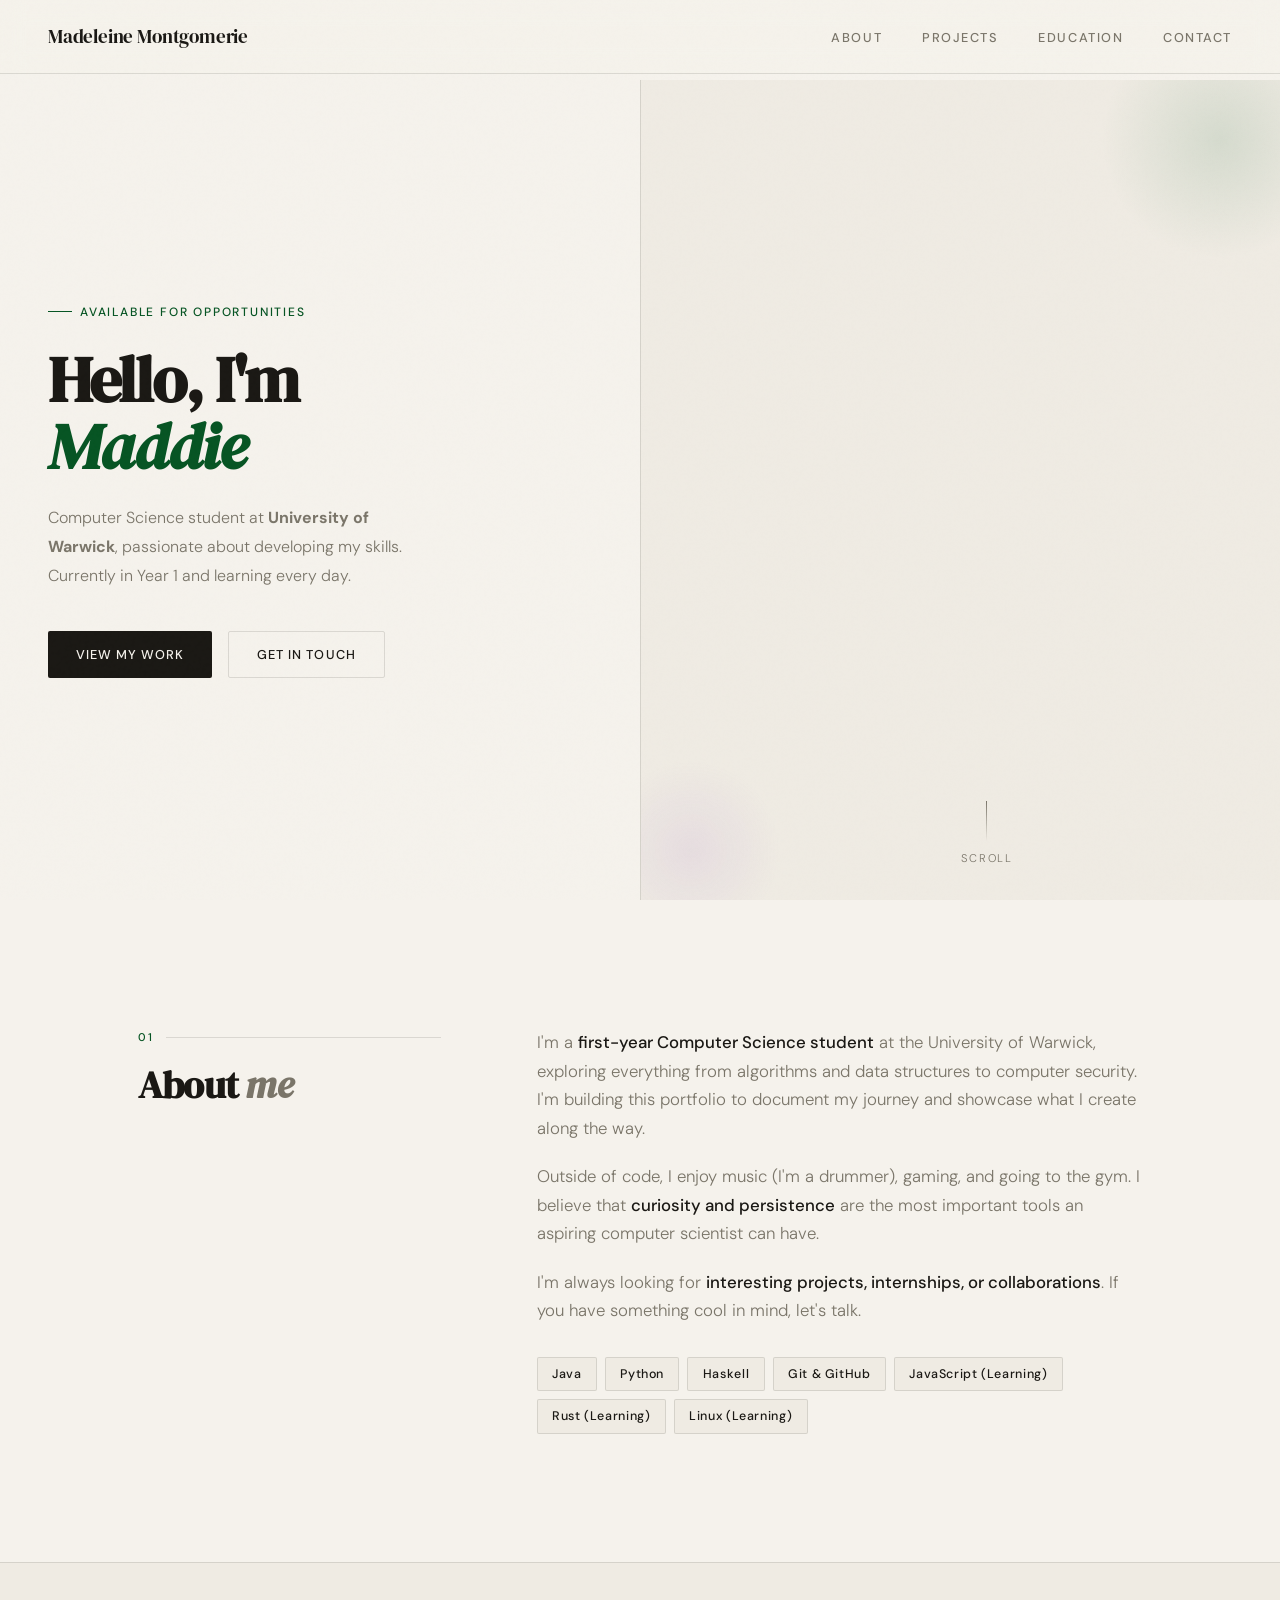
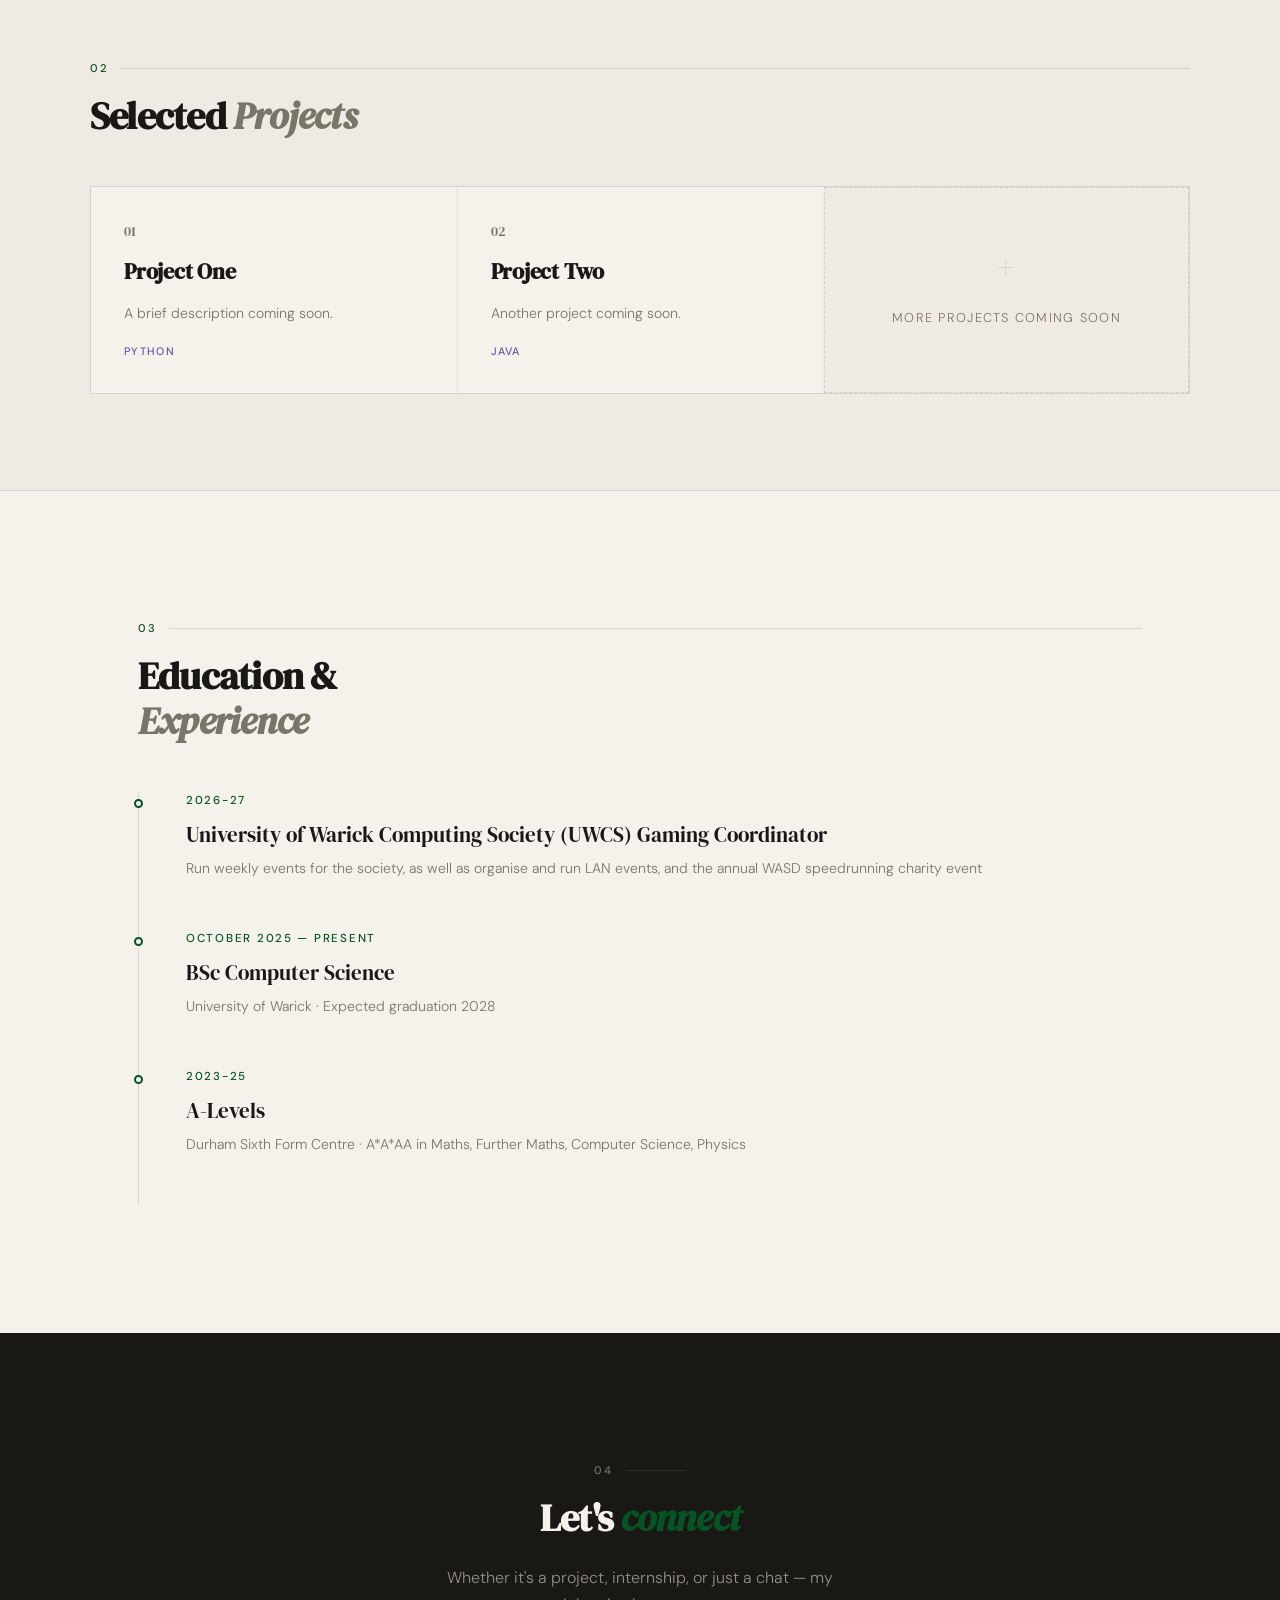
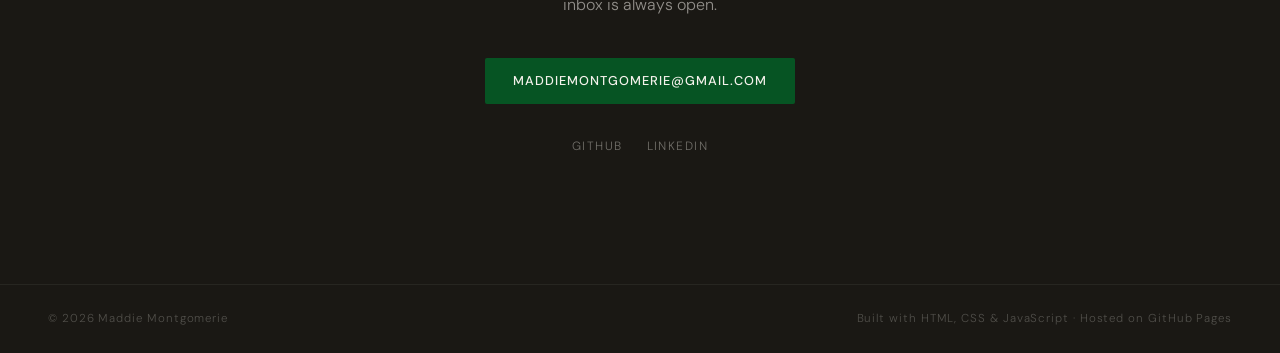
<file: index.html>
<!DOCTYPE html>
<html lang="en">
<head>
  <meta charset="UTF-8" />
  <meta name="viewport" content="width=device-width, initial-scale=1.0"/>
  <title>Maddie Montgomerie — Portfolio</title>
  <link rel="preconnect" href="https://fonts.googleapis.com">
  <link href="https://fonts.googleapis.com/css2?family=DM+Serif+Display:ital@0;1&family=DM+Sans:wght@300;400;500&display=swap" rel="stylesheet">
  <link rel="stylesheet" href="css/styles.css">
</head>
<body>

  <!-- NAV -->
  <nav>
    <a href="#hero" class="nav-logo">Madeleine Montgomerie</a>
    <ul class="nav-links">
      <li><a href="#about">About</a></li>
      <li><a href="#projects">Projects</a></li>
      <li><a href="#education">Education</a></li>
      <li><a href="#contact">Contact</a></li>
    </ul>
  </nav>

  <!-- HERO (inline — it's the first thing visitors see, keep it fast) -->
  <section id="hero">
    <div class="hero-left">
      <span class="hero-tag">Available for opportunities</span>
      <h1>Hello, I'm<br><em>Maddie</em></h1>
      <p class="hero-bio">
        Computer Science student at <strong>University of Warwick</strong>, passionate about developing my skills. Currently in Year 1 and learning every day.
      </p>
      <div class="hero-actions">
        <a href="#projects" class="btn btn-primary">View My Work</a>
        <a href="#contact" class="btn btn-secondary">Get in Touch</a>
      </div>
    </div>
    <div class="hero-right">
      <div class="scroll-hint">
        <div class="scroll-line"></div>
        Scroll
      </div>
    </div>
  </section>

  <!-- DYNAMIC SECTIONS — loaded by js/main.js -->
  <div id="load-about"></div>
  <div id="load-projects"></div>
  <div id="load-education"></div>
  <div id="load-contact"></div>

  <!-- FOOTER -->
  <footer>
    <span>© <span id="year"></span> Maddie Montgomerie</span>
    <span>Built with HTML, CSS & JavaScript · Hosted on GitHub Pages</span>
  </footer>

  <script src="js/main.js"></script>
</body>
</html>
</file>
<file: css/styles.css>
/* =====================
   RESET & BASE
===================== */
*, *::before, *::after { box-sizing: border-box; margin: 0; padding: 0; }

:root {
  --bg:      #F5F2EC;
  --ink:     #1A1814;
  --muted:   #7A7569;
  --accent:  #065423;
  --accent2: #6c52aa;
  --card:    #EFEBE3;
  --border:  rgba(26,24,20,0.12);
  --serif:   'DM Serif Display', Georgia, serif;
  --sans:    'DM Sans', system-ui, sans-serif;
}

html { scroll-behavior: smooth; }

body {
  background: var(--bg);
  color: var(--ink);
  font-family: var(--sans);
  font-weight: 300;
  line-height: 1.7;
  overflow-x: hidden;
}

/* Noise texture overlay */
body::before {
  content: '';
  position: fixed;
  inset: 0;
  background-image: url("data:image/svg+xml,%3Csvg viewBox='0 0 256 256' xmlns='http://www.w3.org/2000/svg'%3E%3Cfilter id='noise'%3E%3CfeTurbulence type='fractalNoise' baseFrequency='0.9' numOctaves='4' stitchTiles='stitch'/%3E%3C/filter%3E%3Crect width='100%25' height='100%25' filter='url(%23noise)' opacity='0.04'/%3E%3C/svg%3E");
  pointer-events: none;
  z-index: 999;
  opacity: 0.4;
}

/* =====================
   NAV
===================== */
nav {
  position: fixed;
  top: 0; left: 0; right: 0;
  z-index: 100;
  display: flex;
  justify-content: space-between;
  align-items: center;
  padding: 1.25rem 3rem;
  background: rgba(245,242,236,0.85);
  backdrop-filter: blur(12px);
  border-bottom: 1px solid var(--border);
}

.nav-logo {
  font-family: var(--serif);
  font-size: 1.2rem;
  color: var(--ink);
  text-decoration: none;
  letter-spacing: -0.01em;
}

.nav-links {
  display: flex;
  gap: 2.5rem;
  list-style: none;
}

.nav-links a {
  font-size: 0.8rem;
  font-weight: 500;
  letter-spacing: 0.12em;
  text-transform: uppercase;
  color: var(--muted);
  text-decoration: none;
  transition: color 0.2s;
  position: relative;
}

.nav-links a::after {
  content: '';
  position: absolute;
  bottom: -2px; left: 0;
  width: 0; height: 1px;
  background: var(--accent);
  transition: width 0.3s ease;
}

.nav-links a:hover { color: var(--ink); }
.nav-links a:hover::after { width: 100%; }

/* =====================
   HERO
===================== */
#hero {
  min-height: 100vh;
  display: grid;
  grid-template-columns: 1fr 1fr;
  gap: 0;
  padding-top: 80px;
}

.hero-left {
  display: flex;
  flex-direction: column;
  justify-content: center;
  padding: 5rem 3rem 5rem 3rem;
}

.hero-tag {
  display: inline-flex;
  align-items: center;
  gap: 0.5rem;
  font-size: 0.75rem;
  font-weight: 500;
  letter-spacing: 0.15em;
  text-transform: uppercase;
  color: var(--accent);
  margin-bottom: 1.5rem;
  opacity: 0;
  animation: fadeUp 0.8s 0.2s forwards;
}

.hero-tag::before {
  content: '';
  display: block;
  width: 24px; height: 1px;
  background: var(--accent);
}

h1 {
  font-family: var(--serif);
  font-size: clamp(3rem, 5vw, 5rem);
  line-height: 1.05;
  letter-spacing: -0.02em;
  color: var(--ink);
  margin-bottom: 1.5rem;
  opacity: 0;
  animation: fadeUp 0.8s 0.4s forwards;
}

h1 em { font-style: italic; color: var(--accent); }

.hero-bio {
  font-size: 1rem;
  color: var(--muted);
  max-width: 380px;
  line-height: 1.8;
  margin-bottom: 2.5rem;
  opacity: 0;
  animation: fadeUp 0.8s 0.6s forwards;
}

.hero-actions {
  display: flex;
  gap: 1rem;
  flex-wrap: wrap;
  opacity: 0;
  animation: fadeUp 0.8s 0.8s forwards;
}

.btn {
  display: inline-flex;
  align-items: center;
  gap: 0.5rem;
  padding: 0.75rem 1.75rem;
  font-family: var(--sans);
  font-size: 0.8rem;
  font-weight: 500;
  letter-spacing: 0.08em;
  text-transform: uppercase;
  text-decoration: none;
  border-radius: 2px;
  cursor: pointer;
  transition: all 0.25s ease;
  border: none;
}

.btn-primary { background: var(--ink); color: var(--bg); }
.btn-primary:hover { background: var(--accent); transform: translateY(-2px); }

.btn-secondary { background: transparent; color: var(--ink); border: 1px solid var(--border); }
.btn-secondary:hover { border-color: var(--ink); background: var(--ink); color: var(--bg); transform: translateY(-2px); }

.hero-right {
  position: relative;
  display: flex;
  align-items: center;
  justify-content: center;
  background: var(--card);
  border-left: 1px solid var(--border);
  overflow: hidden;
}

.hero-visual { position: relative; width: 260px; height: 320px; }

.hero-photo-placeholder {
  width: 100%; height: 100%;
  background: linear-gradient(135deg, #d4cfc6 0%, #bfb8ad 100%);
  display: flex;
  flex-direction: column;
  align-items: center;
  justify-content: center;
  gap: 0.75rem;
  color: var(--muted);
  font-size: 0.8rem;
  letter-spacing: 0.1em;
  text-transform: uppercase;
  border: 2px dashed var(--border);
}

.hero-photo-placeholder svg { opacity: 0.4; }

.hero-right::before {
  content: '';
  position: absolute;
  top: -60px; right: -60px;
  width: 240px; height: 240px;
  border-radius: 50%;
  background: radial-gradient(circle, rgba(23, 98, 51, 0.12) 0%, transparent 70%);
}

.hero-right::after {
  content: '';
  position: absolute;
  bottom: -40px; left: -40px;
  width: 180px; height: 180px;
  border-radius: 50%;
  background: radial-gradient(circle, rgba(156, 101, 199, 0.1) 0%, transparent 70%);
}

.scroll-hint {
  position: absolute;
  bottom: 2rem; left: 50%;
  transform: translateX(-50%);
  display: flex;
  flex-direction: column;
  align-items: center;
  gap: 0.5rem;
  font-size: 0.7rem;
  letter-spacing: 0.15em;
  text-transform: uppercase;
  color: var(--muted);
  opacity: 0;
  animation: fadeUp 1s 1.2s forwards;
}

.scroll-hint .scroll-line {
  width: 1px; height: 40px;
  background: linear-gradient(to bottom, var(--muted), transparent);
  animation: scrollPulse 2s 1.5s infinite;
}

/* =====================
   SHARED SECTION STYLES
===================== */
.section-label {
  font-size: 0.7rem;
  font-weight: 500;
  letter-spacing: 0.2em;
  text-transform: uppercase;
  color: var(--accent);
  margin-bottom: 1rem;
  display: flex;
  align-items: center;
  gap: 0.75rem;
}

.section-label::after {
  content: '';
  flex: 1;
  height: 1px;
  background: var(--border);
}

h2 {
  font-family: var(--serif);
  font-size: clamp(2rem, 3vw, 2.8rem);
  letter-spacing: -0.02em;
  line-height: 1.15;
  margin-bottom: 1.5rem;
}

h2 em { font-style: italic; color: var(--muted); }

/* =====================
   ABOUT  (sections/about.html)
===================== */
#about {
  padding: 8rem 3rem;
  max-width: 1100px;
  margin: 0 auto;
  display: grid;
  grid-template-columns: 1fr 2fr;
  gap: 6rem;
  align-items: start;
}

.about-sticky { position: sticky; top: 120px; }

.about-text p { color: var(--muted); margin-bottom: 1.25rem; font-size: 1.05rem; }
.about-text p strong { color: var(--ink); font-weight: 500; }

.skills-grid { display: flex; flex-wrap: wrap; gap: 0.5rem; margin-top: 2rem; }

.skill-tag {
  padding: 0.35rem 0.9rem;
  background: var(--card);
  border: 1px solid var(--border);
  border-radius: 2px;
  font-size: 0.78rem;
  font-weight: 500;
  color: var(--ink);
  letter-spacing: 0.05em;
  transition: all 0.2s;
}

.skill-tag:hover { background: var(--ink); color: var(--bg); border-color: var(--ink); }

/* =====================
   PROJECTS  (sections/projects.html)
===================== */
#projects {
  padding: 6rem 3rem;
  background: var(--card);
  border-top: 1px solid var(--border);
  border-bottom: 1px solid var(--border);
}

.projects-header { max-width: 1100px; margin: 0 auto 3rem; }

.projects-grid {
  max-width: 1100px;
  margin: 0 auto;
  display: grid;
  grid-template-columns: repeat(auto-fill, minmax(300px, 1fr));
  gap: 1.5px;
  border: 1.5px solid var(--border);
}

.project-card {
  background: var(--bg);
  padding: 2rem;
  text-decoration: none;
  color: inherit;
  display: flex;
  flex-direction: column;
  gap: 1rem;
  transition: background 0.3s;
  position: relative;
  overflow: hidden;
  border: 1.5px solid transparent;
}

.project-card::before {
  content: '';
  position: absolute;
  inset: 0;
  background: linear-gradient(135deg, rgba(177, 149, 184, 0.05), transparent);
  opacity: 0;
  transition: opacity 0.3s;
}

.project-card:hover { background: var(--card); border-color: var(--border); }
.project-card:hover::before { opacity: 1; }

.project-num { font-family: var(--serif); font-size: 0.85rem; color: var(--muted); }

.project-title {
  font-family: var(--serif);
  font-size: 1.4rem;
  letter-spacing: -0.01em;
  line-height: 1.2;
  color: var(--ink);
}

.project-desc { font-size: 0.88rem; color: var(--muted); line-height: 1.7; flex: 1; }

.project-tags { display: flex; gap: 0.4rem; flex-wrap: wrap; }

.project-tag {
  font-size: 0.68rem;
  letter-spacing: 0.12em;
  text-transform: uppercase;
  font-weight: 500;
  color: var(--accent2);
}

.project-arrow {
  position: absolute;
  top: 2rem; right: 2rem;
  width: 28px; height: 28px;
  opacity: 0;
  transform: translateX(-8px);
  transition: all 0.3s;
}

.project-card:hover .project-arrow { opacity: 1; transform: translateX(0); }

.project-card.add-card {
  background: transparent;
  border: 1.5px dashed var(--border);
  align-items: center;
  justify-content: center;
  text-align: center;
  color: var(--muted);
  font-size: 0.8rem;
  letter-spacing: 0.1em;
  text-transform: uppercase;
  min-height: 200px;
  cursor: default;
}

.project-card.add-card .plus {
  font-family: var(--serif);
  font-size: 2rem;
  line-height: 1;
  color: var(--border);
  display: block;
  margin-bottom: 0.5rem;
}

/* =====================
   EDUCATION  (sections/education.html)
===================== */
#education { padding: 8rem 3rem; max-width: 1100px; margin: 0 auto; }

.timeline { margin-top: 3rem; position: relative; }

.timeline::before {
  content: '';
  position: absolute;
  left: 0; top: 0; bottom: 0;
  width: 1px;
  background: var(--border);
}

.timeline-item { padding: 0 0 3rem 3rem; position: relative; }

.timeline-item::before {
  content: '';
  position: absolute;
  left: -4px; top: 8px;
  width: 9px; height: 9px;
  background: var(--bg);
  border: 2px solid var(--accent);
  border-radius: 50%;
}

.timeline-date { font-size: 0.72rem; letter-spacing: 0.15em; text-transform: uppercase; color: var(--accent); font-weight: 500; margin-bottom: 0.4rem; }
.timeline-title { font-family: var(--serif); font-size: 1.3rem; margin-bottom: 0.3rem; }
.timeline-sub { font-size: 0.88rem; color: var(--muted); }

/* =====================
   CONTACT  (sections/contact.html)
===================== */
#contact {
  padding: 8rem 3rem;
  text-align: center;
  background: var(--ink);
  color: var(--bg);
}

#contact .section-label { justify-content: center; color: rgba(245,242,236,0.4); }
#contact .section-label::after { background: rgba(245,242,236,0.1); max-width: 60px; }
#contact h2 { color: var(--bg); }

.contact-sub { font-size: 1rem; color: rgba(245,242,236,0.55); max-width: 400px; margin: 0 auto 2.5rem; }

#contact .btn-primary { background: var(--accent); color: var(--bg); }
#contact .btn-primary:hover { background: var(--bg); color: var(--ink); }

.social-links { display: flex; justify-content: center; gap: 1.5rem; margin-top: 2rem; }

.social-links a {
  font-size: 0.75rem;
  letter-spacing: 0.12em;
  text-transform: uppercase;
  color: rgba(245,242,236,0.4);
  text-decoration: none;
  transition: color 0.2s;
}

.social-links a:hover { color: var(--bg); }

/* =====================
   FOOTER
===================== */
footer {
  background: var(--ink);
  border-top: 1px solid rgba(245,242,236,0.06);
  padding: 1.5rem 3rem;
  display: flex;
  justify-content: space-between;
  align-items: center;
  font-size: 0.72rem;
  color: rgba(245,242,236,0.25);
  letter-spacing: 0.08em;
}

/* =====================
   ANIMATIONS
===================== */
@keyframes fadeUp {
  from { opacity: 0; transform: translateY(20px); }
  to   { opacity: 1; transform: translateY(0); }
}

@keyframes scrollPulse {
  0%, 100% { opacity: 0.4; transform: scaleY(1); }
  50%       { opacity: 1;   transform: scaleY(1.3); }
}

.reveal {
  opacity: 0;
  transform: translateY(30px);
  transition: opacity 0.7s ease, transform 0.7s ease;
}

.reveal.visible { opacity: 1; transform: translateY(0); }

/* =====================
   RESPONSIVE
===================== */
@media (max-width: 768px) {
  nav { padding: 1rem 1.25rem; }
  .nav-links { gap: 1.25rem; }
  #hero { grid-template-columns: 1fr; min-height: auto; }
  .hero-left { padding: 7rem 1.5rem 3rem; }
  .hero-right { min-height: 300px; padding: 3rem 1.5rem; }
  #about { grid-template-columns: 1fr; gap: 2rem; padding: 5rem 1.5rem; }
  .about-sticky { position: static; }
  #projects { padding: 5rem 1.5rem; }
  #education { padding: 5rem 1.5rem; }
  #contact { padding: 5rem 1.5rem; }
  footer { flex-direction: column; gap: 0.5rem; text-align: center; }
}
</file>
